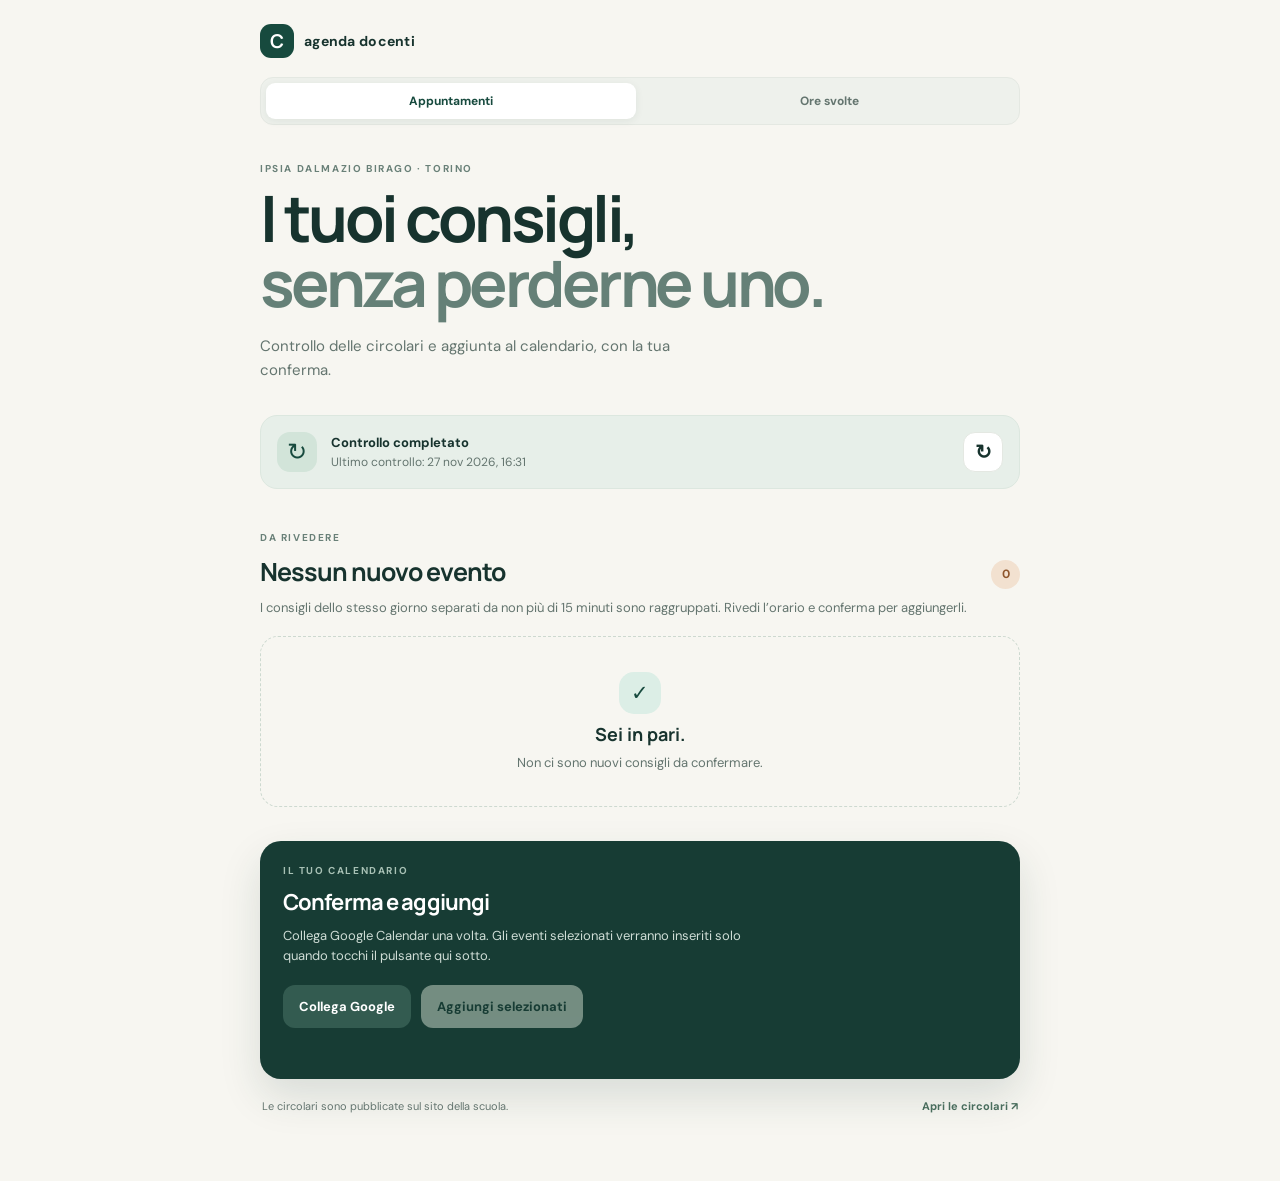
<file: public/index.html>
<!doctype html>
<html lang="it">
  <head>
    <meta charset="utf-8" />
    <meta name="viewport" content="width=device-width, initial-scale=1, viewport-fit=cover" />
    <meta name="theme-color" content="#143c35" />
    <meta name="description" content="Rivedi e aggiungi a Google Calendar i consigli delle tue classi." />
    <link rel="manifest" href="manifest.webmanifest" />
    <link rel="icon" href="icon.svg" type="image/svg+xml" />
    <link rel="stylesheet" href="styles.css" />
    <title>Consigli di classe</title>
  </head>
  <body>
    <main class="shell">
      <header class="topbar">
        <a class="brand" href="./" aria-label="Consigli di classe, home">
          <span class="brand-mark" aria-hidden="true">C</span>
          <span>agenda docenti</span>
        </a>
        <button id="installButton" class="install-button" hidden>Installa app</button>
      </header>
      <nav class="page-nav" aria-label="Sezioni">
        <a href="./" aria-current="page">Appuntamenti</a>
        <a href="ore.html">Ore svolte</a>
      </nav>

      <section class="intro">
        <p class="eyebrow">IPSIA DALMAZIO BIRAGO · TORINO</p>
        <h1>I tuoi consigli,<br /><em>senza perderne uno.</em></h1>
        <p class="lede">Controllo delle circolari e aggiunta al calendario, con la tua conferma.</p>
      </section>

      <section class="status-card" aria-live="polite">
        <div class="status-icon" aria-hidden="true">↻</div>
        <div class="status-copy">
          <strong id="scanStatus">Controllo delle circolari</strong>
          <span id="lastChecked">Caricamento dei dati…</span>
        </div>
        <button id="refreshButton" class="icon-button" aria-label="Aggiorna circolari" title="Aggiorna">↻</button>
      </section>

      <section class="events-section">
        <div class="section-heading">
          <div>
            <p class="eyebrow">DA RIVEDERE</p>
            <h2 id="eventHeading">Eventi trovati</h2>
          </div>
          <span id="pendingCount" class="count-badge">0</span>
        </div>
        <p class="section-note">I consigli dello stesso giorno separati da non più di 15 minuti sono raggruppati. Rivedi l’orario e conferma per aggiungerli.</p>
        <div id="eventsList" class="events-list"></div>
        <div id="emptyState" class="empty-state" hidden>
          <span class="empty-check" aria-hidden="true">✓</span>
          <strong>Sei in pari.</strong>
          <span>Non ci sono nuovi consigli da confermare.</span>
        </div>
      </section>

      <section class="calendar-panel">
        <div class="calendar-copy">
          <p class="eyebrow">IL TUO CALENDARIO</p>
          <h2>Conferma e aggiungi</h2>
          <p>Collega Google Calendar una volta. Gli eventi selezionati verranno inseriti solo quando tocchi il pulsante qui sotto.</p>
        </div>
        <div class="calendar-actions">
          <button id="connectButton" class="button button-secondary">Collega Google</button>
          <button id="addButton" class="button button-primary" disabled>Aggiungi selezionati</button>
        </div>
        <p id="calendarMessage" class="inline-message" aria-live="polite"></p>
      </section>

      <footer class="footer">
        <span>Le circolari sono pubblicate sul sito della scuola.</span>
        <a href="https://ipsiabirago.edu.it/circolare/" target="_blank" rel="noreferrer">Apri le circolari ↗</a>
      </footer>
    </main>
    <div id="toast" class="toast" role="status" aria-live="polite"></div>
    <script src="config.js?v=oauth-client-1"></script>
    <script src="https://apis.google.com/js/api.js" async defer></script>
    <script src="https://accounts.google.com/gsi/client" async defer></script>
    <script src="app.js" defer></script>
  </body>
</html>
</file>
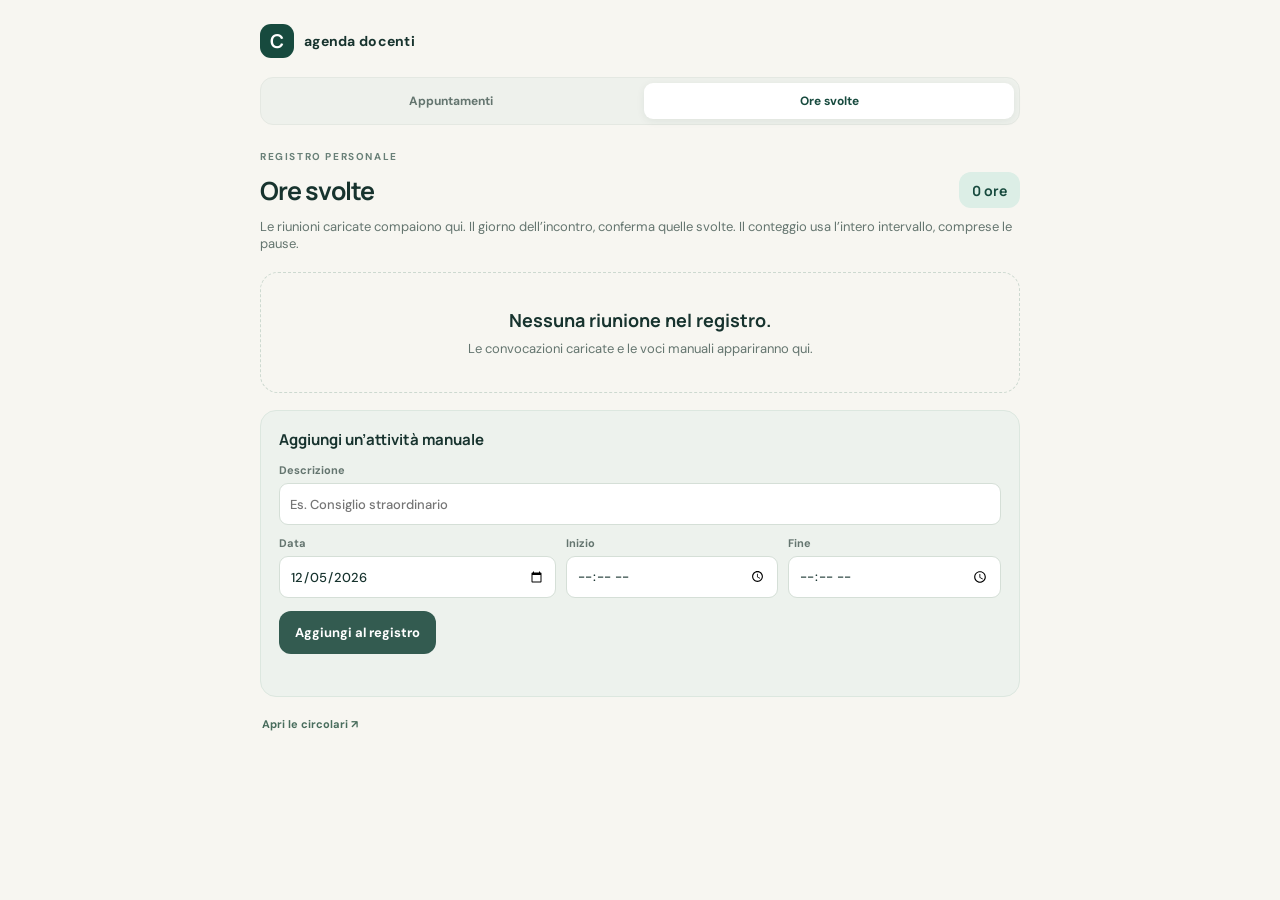
<file: public/ore.html>
<!doctype html>
<html lang="it">
  <head>
    <meta charset="utf-8" />
    <meta name="viewport" content="width=device-width, initial-scale=1, viewport-fit=cover" />
    <meta name="theme-color" content="#143c35" />
    <meta name="description" content="Registro personale delle ore dei consigli di classe svolti." />
    <link rel="manifest" href="manifest.webmanifest" />
    <link rel="icon" href="icon.svg" type="image/svg+xml" />
    <link rel="stylesheet" href="styles.css" />
    <title>Ore svolte · Consigli di classe</title>
  </head>
  <body>
    <main class="shell">
      <header class="topbar">
        <a class="brand" href="./" aria-label="Consigli di classe, appuntamenti">
          <span class="brand-mark" aria-hidden="true">C</span>
          <span>agenda docenti</span>
        </a>
        <button id="installButton" class="install-button" hidden>Installa app</button>
      </header>
      <nav class="page-nav" aria-label="Sezioni">
        <a href="./">Appuntamenti</a>
        <a href="ore.html" aria-current="page">Ore svolte</a>
      </nav>

      <section class="hours-section hours-page">
        <div class="section-heading">
          <div>
            <p class="eyebrow">REGISTRO PERSONALE</p>
            <h1>Ore svolte</h1>
          </div>
          <span id="hoursTotal" class="hours-total">0 ore</span>
        </div>
        <p class="section-note">Le riunioni caricate compaiono qui. Il giorno dell’incontro, conferma quelle svolte. Il conteggio usa l’intero intervallo, comprese le pause.</p>
        <div id="hoursList" class="hours-list"></div>
        <div id="hoursEmpty" class="empty-state" hidden>
          <strong>Nessuna riunione nel registro.</strong>
          <span>Le convocazioni caricate e le voci manuali appariranno qui.</span>
        </div>
        <form id="manualEntryForm" class="manual-form">
          <h2>Aggiungi un’attività manuale</h2>
          <label>Descrizione<input name="title" type="text" maxlength="100" placeholder="Es. Consiglio straordinario" required /></label>
          <div class="manual-form-row">
            <label>Data<input name="date" type="date" required /></label>
            <label>Inizio<input name="start" type="time" required /></label>
            <label>Fine<input name="end" type="time" required /></label>
          </div>
          <button class="button button-secondary" type="submit">Aggiungi al registro</button>
          <p id="hoursMessage" class="hours-message" aria-live="polite"></p>
        </form>
      </section>

      <footer class="footer">
        <a href="https://ipsiabirago.edu.it/circolare/" target="_blank" rel="noreferrer">Apri le circolari ↗</a>
      </footer>
    </main>
    <script src="app.js" defer></script>
  </body>
</html>
</file>
<file: public/styles.css>
@import url('https://fonts.googleapis.com/css2?family=DM+Sans:wght@400;500;600;700&family=Manrope:wght@400;500;600;700;800&display=swap');
:root{color-scheme:light;--ink:#17332e;--muted:#64756f;--green:#174a3e;--green2:#dceee6;--cream:#f7f6f1;--line:#e4e8e2;--white:#fff;--orange:#c8793b;--shadow:0 14px 40px #17332e0b;font-family:'DM Sans',sans-serif}*{box-sizing:border-box}body{margin:0;background:var(--cream);color:var(--ink);min-height:100vh}.shell{width:min(100% - 36px,760px);margin:auto;padding:20px 0 48px}.topbar{display:flex;justify-content:space-between;align-items:center;padding:4px 0 38px}.brand{display:flex;align-items:center;gap:10px;color:var(--ink);font-size:14px;font-weight:700;text-decoration:none;letter-spacing:.02em}.brand-mark{display:grid;place-items:center;width:34px;height:34px;border-radius:11px;background:var(--green);color:white;font-family:Manrope,sans-serif;font-size:19px}.install-button,.icon-button{border:1px solid var(--line);background:white;color:var(--ink);border-radius:12px;padding:10px 14px;font:600 13px 'DM Sans',sans-serif;cursor:pointer}.intro{padding:12px 0 30px}.eyebrow{margin:0 0 10px;color:#698078;font-size:10px;font-weight:700;letter-spacing:.16em}.intro h1{font:700 clamp(38px,8vw,64px)/1.02 Manrope,sans-serif;letter-spacing:-.055em;margin:0}.intro h1 em{color:#658077;font-style:normal}.lede{max-width:440px;color:var(--muted);line-height:1.6;margin:18px 0 0;font-size:15px}.status-card{display:flex;align-items:center;gap:14px;background:#e7efe9;border:1px solid #dce7df;padding:16px;border-radius:17px;margin:3px 0 42px}.status-icon{display:grid;place-items:center;width:40px;height:40px;border-radius:13px;background:#d2e4d9;color:var(--green);font-size:24px}.status-copy{display:grid;gap:3px;flex:1}.status-copy strong{font-size:13px}.status-copy span{font-size:12px;color:var(--muted)}.icon-button{width:40px;height:40px;padding:0;font-size:20px}.section-heading{display:flex;align-items:end;justify-content:space-between}.section-heading h2,.calendar-copy h2{margin:0;font:700 25px Manrope,sans-serif;letter-spacing:-.04em}.count-badge{display:grid;place-items:center;min-width:29px;height:29px;padding:0 8px;border-radius:20px;background:#f2e1d0;color:#8f562d;font-size:12px;font-weight:700}.section-note{margin:10px 0 20px;color:var(--muted);font-size:13px}.events-list{display:grid;gap:12px}.event-card{position:relative;display:grid;grid-template-columns:78px 1fr auto;gap:16px;align-items:center;background:var(--white);border:1px solid var(--line);border-radius:17px;padding:17px 18px;box-shadow:var(--shadow);transition:border-color .2s,transform .2s}.event-card:has(input:checked){border-color:#80a895;transform:translateY(-1px)}.event-date{display:grid;justify-items:center;gap:1px;border-right:1px solid var(--line);padding-right:14px}.event-date strong{font:700 25px Manrope,sans-serif;letter-spacing:-.05em}.event-date span{font-size:10px;color:var(--muted);text-transform:uppercase;letter-spacing:.1em}.event-main{min-width:0}.event-main h3{margin:0 0 5px;font:700 16px Manrope,sans-serif}.event-time{font-size:13px;color:var(--muted)}.event-meta{margin-top:8px;display:flex;gap:7px;flex-wrap:wrap}.tag{background:#f1f4f0;padding:5px 8px;border-radius:7px;color:#53665e;font-size:10px;font-weight:600}.source-link{color:#5b766b;font-size:11px;text-decoration:none;margin-top:9px;display:inline-flex}.event-select{appearance:none;width:23px;height:23px;border:1.5px solid #c6d2ca;border-radius:8px;display:grid;place-items:center;cursor:pointer}.event-select:checked{background:var(--green);border-color:var(--green)}.event-select:checked:after{content:'✓';font-size:14px;color:white;font-weight:700}.empty-state{display:grid;justify-items:center;gap:8px;border:1px dashed #cdd9d0;border-radius:18px;padding:35px 20px;color:var(--muted);font-size:13px}.empty-state strong{font:700 18px Manrope;color:var(--ink)}.empty-check{display:grid;place-items:center;width:42px;height:42px;border-radius:15px;background:#dceee6;color:var(--green);font-size:21px}.calendar-panel{background:#173c34;color:white;border-radius:21px;padding:23px;margin-top:34px;box-shadow:0 18px 42px #173c3422}.calendar-panel .eyebrow{color:#a8c1b5}.calendar-copy h2{font-size:22px}.calendar-copy>p:last-child{color:#cfddd6;font-size:13px;line-height:1.6;max-width:470px;margin:9px 0 18px}.calendar-actions{display:flex;gap:10px;flex-wrap:wrap}.button{border:0;border-radius:12px;padding:13px 16px;font:700 13px 'DM Sans',sans-serif;cursor:pointer}.button:disabled{opacity:.45;cursor:not-allowed}.button-secondary{background:#335b50;color:white}.button-primary{background:#e5f0df;color:#173c34}.inline-message{min-height:16px;margin:12px 0 0;color:#d0e0d6;font-size:12px}.footer{display:flex;justify-content:space-between;gap:12px;padding:20px 2px;color:var(--muted);font-size:11px}.footer a{color:#496d5d;text-decoration:none;font-weight:700}.toast{position:fixed;bottom:22px;left:50%;transform:translate(-50%,20px);opacity:0;pointer-events:none;background:#193c34;color:white;border-radius:12px;padding:12px 16px;font-size:13px;box-shadow:var(--shadow);transition:.2s;z-index:5}.toast.show{opacity:1;transform:translate(-50%,0)}@media(max-width:540px){.shell{width:min(100% - 26px,760px);padding-top:14px}.topbar{padding-bottom:26px}.intro{padding-bottom:23px}.status-card{margin-bottom:34px}.event-card{grid-template-columns:58px 1fr auto;gap:11px;padding:14px 12px}.event-date{padding-right:9px}.event-date strong{font-size:22px}.event-main h3{font-size:14px}.event-time{font-size:12px}.footer{flex-direction:column}.calendar-actions>*{flex:1}.intro h1{font-size:42px}}
.hours-section{margin-top:42px}.hours-total{display:inline-flex;align-items:center;min-height:36px;padding:0 13px;border-radius:12px;background:#dceee6;color:var(--green);font:700 14px Manrope,sans-serif}.hours-list{display:grid;gap:10px}.hours-row{display:grid;grid-template-columns:1fr auto;gap:14px;align-items:center;background:white;border:1px solid var(--line);border-radius:15px;padding:14px 16px;box-shadow:var(--shadow)}.hours-row.is-done{border-color:#9bbba8;background:#f7fbf7}.hours-row-main{min-width:0}.hours-row-heading{display:flex;align-items:center;gap:9px;flex-wrap:wrap}.hours-row-heading strong{font:700 14px Manrope,sans-serif}.hours-state{padding:4px 8px;border-radius:8px;background:#f1f4f0;color:#53665e;font-size:10px;font-weight:700}.is-done .hours-state{background:#dceee6;color:#174a3e}.hours-row-detail{display:block;margin-top:5px;color:var(--muted);font-size:12px}.hours-row-actions{display:flex;align-items:center;gap:7px}.hours-toggle,.hours-delete{border:1px solid var(--line);border-radius:9px;background:white;color:var(--green);padding:8px 10px;font:700 11px 'DM Sans',sans-serif;cursor:pointer}.hours-toggle{background:#e5f0df;border-color:#d2e4d9}.hours-toggle:disabled{opacity:.55;cursor:not-allowed}.hours-delete{color:#8a5444}.manual-form{margin-top:17px;padding:18px;background:#edf2ed;border:1px solid #dce7df;border-radius:16px}.manual-form h3{margin:0 0 13px;font:700 15px Manrope,sans-serif}.manual-form label{display:grid;gap:6px;color:var(--muted);font-size:11px;font-weight:700}.manual-form input{width:100%;min-height:42px;padding:9px 10px;border:1px solid #d5dfd7;border-radius:9px;background:white;color:var(--ink);font:500 13px 'DM Sans',sans-serif}.manual-form-row{display:grid;grid-template-columns:1.3fr 1fr 1fr;gap:10px;margin:11px 0 13px}.hours-message{min-height:15px;margin:9px 0 0;color:var(--muted);font-size:11px}@media(max-width:540px){.hours-row{grid-template-columns:1fr;gap:10px;padding:13px}.hours-row-actions{justify-content:space-between}.hours-row-actions button{flex:1}.manual-form-row{grid-template-columns:1fr 1fr}.manual-form-row label:first-child{grid-column:1/-1}}
.page-nav{display:flex;gap:8px;margin:-19px 0 25px;padding:5px;border:1px solid var(--line);border-radius:13px;background:#eef1ec}.page-nav a{flex:1;text-align:center;padding:10px 12px;border-radius:9px;color:var(--muted);font-size:12px;font-weight:700;text-decoration:none}.page-nav a[aria-current="page"]{background:white;color:var(--green);box-shadow:0 2px 8px #17332e12}.hours-page h1{margin:0;font:700 25px Manrope,sans-serif;letter-spacing:-.04em}.hours-page{margin-top:4px}.manual-form h2,.manual-form h3{margin:0 0 13px;font:700 15px Manrope,sans-serif}
</file>
